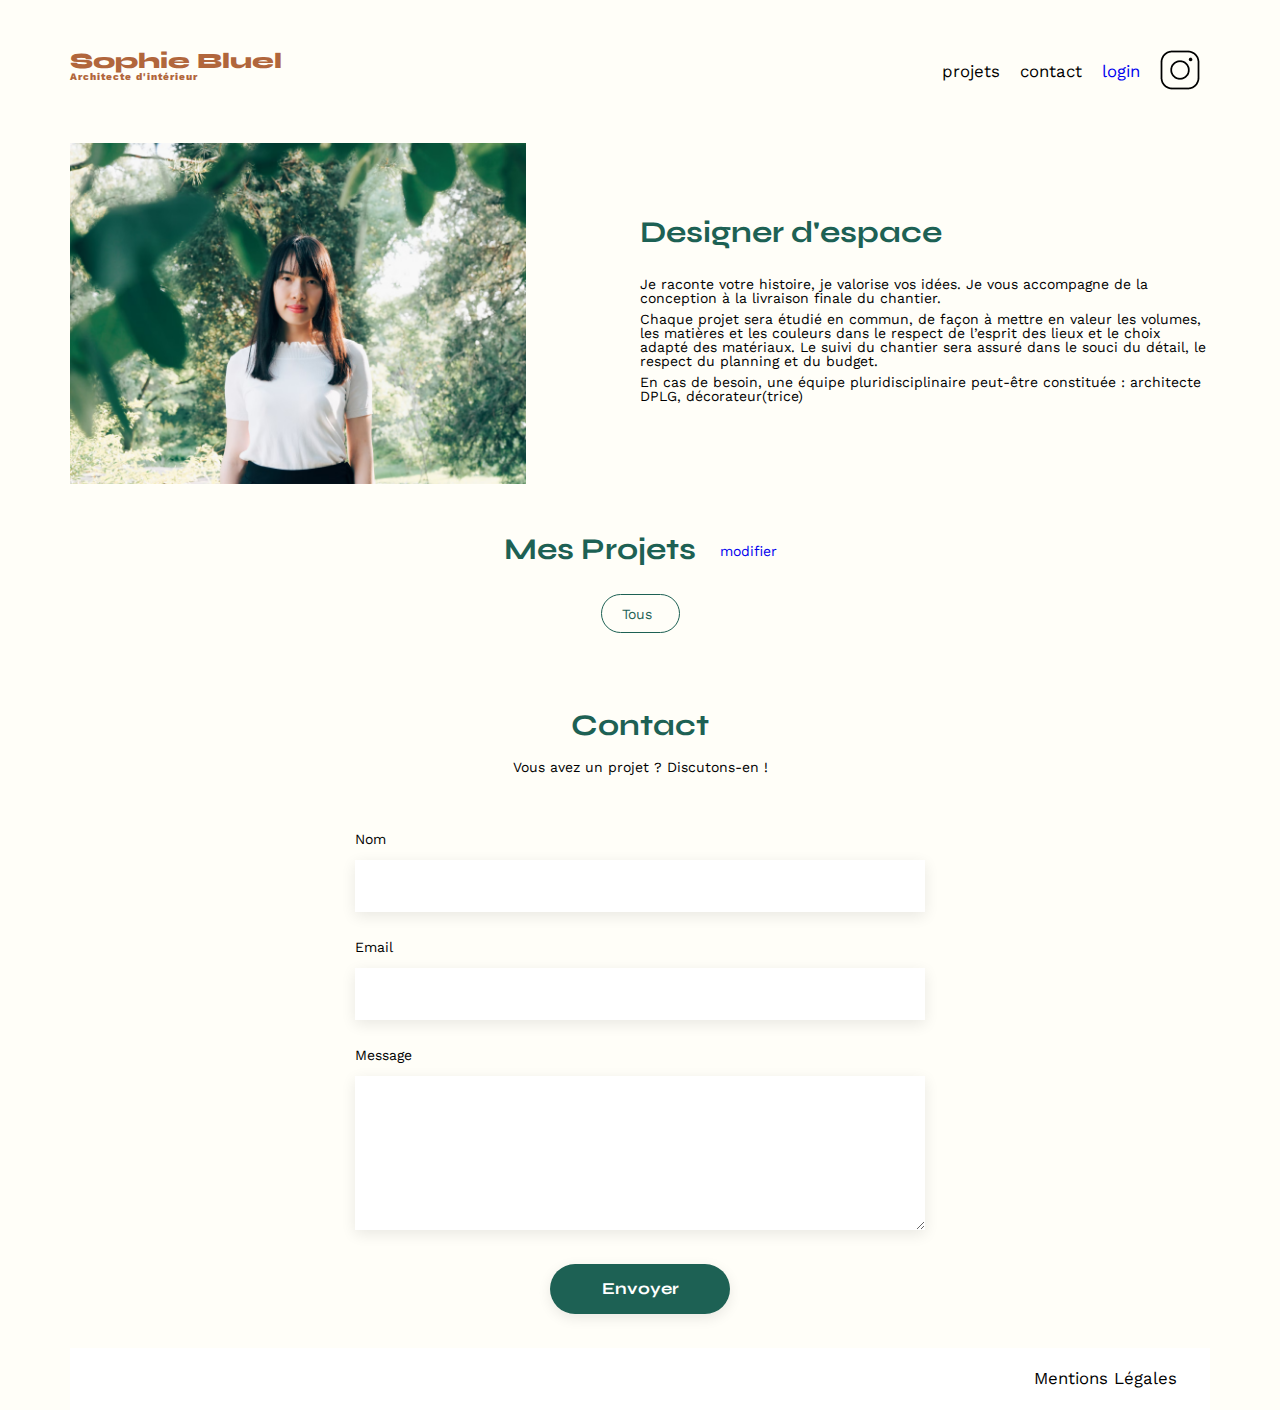
<file: FrontEnd/index.html>
<!DOCTYPE html>
<html lang="fr">
<head>
	<meta charset="UTF-8">
	<title>Sophie Bluel - Architecte d'intérieur</title>
	<meta name="viewport" content="width=device-width, initial-scale=1.0">
	<link rel="preconnect" href="https://fonts.googleapis.com">
	<link rel="preconnect" href="https://fonts.gstatic.com" crossorigin>
	<link href="https://fonts.googleapis.com/css2?family=Syne:wght@700;800&family=Work+Sans&display=swap" rel="stylesheet">
	<meta name="description" content="">
	<link rel="stylesheet" href="./assets/style.css">
	<script type="module" src="script.js"></script>

	<link rel="stylesheet" href="https://cdnjs.cloudflare.com/ajax/libs/font-awesome/6.2.1/css/all.min.css"
        integrity="sha512-MV7K8+y+gLIBoVD59lQIYicR65iaqukzvf/nwasF0nqhPay5w/9lJmVM2hMDcnK1OnMGCdVK+iQrJ7lzPJQd1w=="
        crossorigin="anonymous" referrerpolicy="no-referrer">

</head>
	<body>
		<header>
			<h1>Sophie Bluel <span>Architecte d'intérieur</span></h1>
			<nav>
				<ul>
					<li>projets</li>
					<li>contact</li>
					<li><a class="sans_lien" href="connexion.html">login</a></li>
					<li><img src="./assets/icons/instagram.png" alt="Instagram"></li>
				</ul>
			</nav>
		</header>
		<main>



			<section id="introduction">
				<figure>
					<img src="./assets/images/sophie-bluel.png" alt="">
				</figure>
				<article>
					<h2>Designer d'espace</h2>
					<p>Je raconte votre histoire, je valorise vos idées. Je vous accompagne de la conception à la livraison finale du chantier.</p>
					<p>Chaque projet sera étudié en commun, de façon à mettre en valeur les volumes, les matières et les couleurs dans le respect de l’esprit des lieux et le choix adapté des matériaux. Le suivi du chantier sera assuré dans le souci du détail, le respect du planning et du budget.</p>
					<p>En cas de besoin, une équipe pluridisciplinaire peut-être constituée : architecte DPLG, décorateur(trice)</p>
				</article>
			</section>

			<section id="portfolio">
				

				<div class="center_projets">
					<h2>Mes Projets</h2>

					<div class="modal-container">

						<div class="overlay modal-trigger"></div>

						<div class="modal" id="photoGallery">
							<button class="close-modal modal-trigger" id="closeGalleryBtn">X</button>
							<h2>Galerie photo</h1>
							
							<div class="fig_flex">
								<figure class="position_poubelle">
									<img src="assets/images/abajour-tahina.png" alt="Abajour Tahina">
									<i class="fa-regular fa-trash-can" id="myIcon"></i>

									


								</figure> 
								
								<figure class="position_poubelle">
									<img src="assets/images/abajour-tahina.png" alt="Abajour Tahina">
									<i class="fa-regular fa-trash-can"></i>
								</figure> 

								<figure class="position_poubelle">
									<img src="assets/images/abajour-tahina.png" alt="Abajour Tahina">
									<i class="fa-regular fa-trash-can"></i>
								</figure> 

								<figure class="position_poubelle">
									<img src="assets/images/abajour-tahina.png" alt="Abajour Tahina">
									<i class="fa-regular fa-trash-can"></i>
								</figure> 

								<figure class="position_poubelle">
									<img src="assets/images/abajour-tahina.png" alt="Abajour Tahina">
									<i class="fa-regular fa-trash-can"></i>
								</figure> 

								<figure class="position_poubelle">
									<img src="assets/images/abajour-tahina.png" alt="Abajour Tahina">
									<i class="fa-regular fa-trash-can"></i>
								</figure> 

								<figure class="position_poubelle">
									<img src="assets/images/abajour-tahina.png" alt="Abajour Tahina">
									<i class="fa-regular fa-trash-can"></i>
								</figure> 

								<figure class="position_poubelle">
									<img src="assets/images/abajour-tahina.png" alt="Abajour Tahina">
									<i class="fa-regular fa-trash-can"></i>
								</figure> 

								<figure class="position_poubelle">
									<img src="assets/images/abajour-tahina.png" alt="Abajour Tahina">
									<i class="fa-regular fa-trash-can"></i>
								</figure> 

								<figure class="position_poubelle">
									<img src="assets/images/abajour-tahina.png" alt="Abajour Tahina">
									<i class="fa-regular fa-trash-can"></i>
								</figure> 

								<figure class="position_poubelle">
									<img src="assets/images/abajour-tahina.png" alt="Abajour Tahina">
									<i class="fa-regular fa-trash-can"></i>
								</figure> 

								
							</div>
							<HR>
					
								<button class="add_btn">Ajouter une photo</button>
						</div>
					</div>



					<a class="modal-btn modal-trigger" href="#"><i class="fa-solid fa-pen-to-square"></i>modifier</a>
					
				</div>
				






				<div class="cat">

					<a href="#">Tous</a>
				<!-- 
					<a a href="#">Objets</a>
					
					<a a href="#">Appartements</a>

					<a a href="#">Hotels & restaurants</a> -->
				</div>

				<div class="gallery">
					<!-- <figure>
						<img src="assets/images/abajour-tahina.png" alt="Abajour Tahina">
						<figcaption>Abajour Tahina</figcaption>
					</figure> -->
				</div>

			</section>
			<section id="contact">
				<h2>Contact</h2>
				<p>Vous avez un projet ? Discutons-en !</p>
				<form action="#" method="post">
					<label for="name">Nom</label>
					<input type="text" name="name" id="name">
					<label for="email">Email</label>
					<input type="email" name="email" id="email">
					<label for="message">Message</label>
					<textarea name="message" id="message" cols="30" rows="10"></textarea>
					<input type="submit" value="Envoyer">
				</form>
			</section>

			
		</main>



		<footer>
			<nav>
				<ul>
					<li>Mentions Légales</li>
				</ul>
			</nav>
		</footer>
	</body>
</html>
</file>
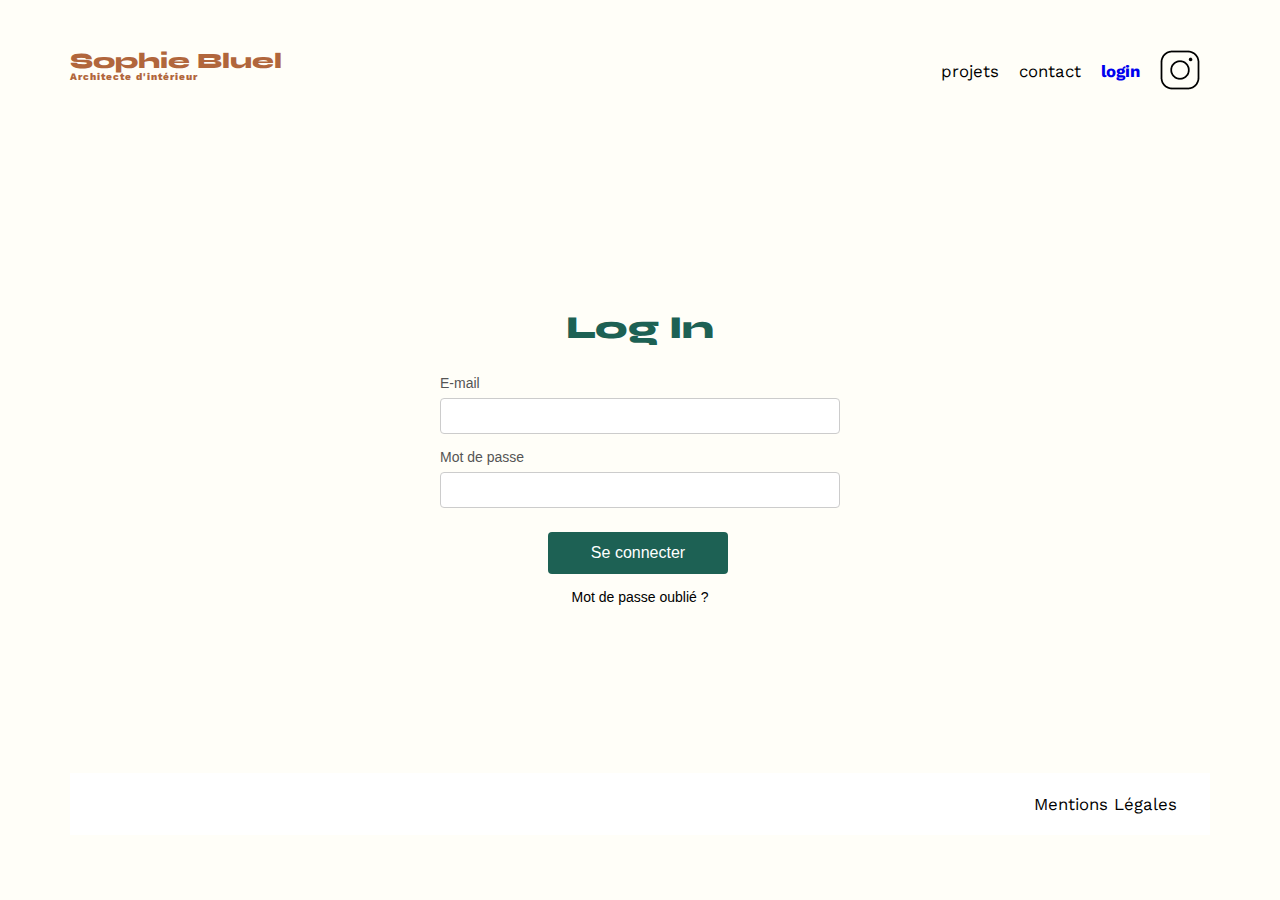
<file: FrontEnd/connexion.html>
<!DOCTYPE html>
<html lang="en">
<head>
    <meta charset="UTF-8">
	<title>Sophie Bluel - connexion</title>
	<meta name="viewport" content="width=device-width, initial-scale=1.0">
	<link rel="preconnect" href="https://fonts.googleapis.com">
	<link rel="preconnect" href="https://fonts.gstatic.com" crossorigin>
	<link href="https://fonts.googleapis.com/css2?family=Syne:wght@700;800&family=Work+Sans&display=swap" rel="stylesheet">
	<meta name="description" content="">
	<link rel="stylesheet" href="./assets/style.css">
	<script type="module" src="script.js"></script>
</head>
<body>
    <header>
        <h1>Sophie Bluel <span>Architecte d'intérieur</span></h1>
        <nav>
            <ul>
                <li>projets</li>
                <li>contact</li>
                <li><a class="link" href="connexion.html">login</a></li>
                <li><a href="index.html"><img src="./assets/icons/instagram.png" alt="Instagram"></a></li>
            </ul>
        </nav>
    </header>


    <main class="login_center">
        <div class="login-container">
            <div class="login-header">
                <!-- Vous pouvez remplacer ceci par un logo en utilisant <img src="votre_logo.png" alt="Logo"> -->
                <h1>Log In</h1>
            </div>
            <form class="login-form" id="loginForm">
                <label for="email">E-mail</label>
                <input type="email" id="email" name="email" required>
                
                <label for="password">Mot de passe</label>
                <input type="password" id="password" name="password" required>
                
                <button type="submit">Se connecter</button>
                
                <a href="#" class="forgot-password">Mot de passe oublié ?</a>
            </form>
            <div id="message"></div>
        </div>


    </main>

    <footer>
        <nav>
            <ul>
                <li>Mentions Légales</li>
            </ul>
        </nav>
    </footer>
</body>
</html>
</file>
<file: FrontEnd/assets/style.css>
/* http://meyerweb.com/eric/tools/css/reset/
   v2.0 | 20110126
   License: none (public domain)
*/

html, body, div, span, applet, object, iframe,
h1, h2, h3, h4, h5, h6, p, blockquote, pre,
a, abbr, acronym, address, big, cite, code,
del, dfn, em, img, ins, kbd, q, s, samp,
small, strike, strong, sub, sup, tt, var,
b, u, i, center,
dl, dt, dd, ol, ul, li,
fieldset, form, label, legend,
table, caption, tbody, tfoot, thead, tr, th, td,
article, aside, canvas, details, embed,
figure, figcaption, footer, header, hgroup,
menu, nav, output, ruby, section, summary,
time, mark, audio, video {
	margin: 0;
	padding: 0;
	border: 0;
	font-size: 100%;
	font: inherit;
	vertical-align: baseline;
}
/* HTML5 display-role reset for older browsers */
article, aside, details, figcaption, figure,
footer, header, hgroup, menu, nav, section {
	display: block;
}
body {
	line-height: 1;
}
ol, ul {
	list-style: none;
}
blockquote, q {
	quotes: none;
}
blockquote:before, blockquote:after,
q:before, q:after {
	content: '';
	content: none;
}
table {
	border-collapse: collapse;
	border-spacing: 0;
}
/** end reset css**/
body {
	max-width: 1140px;
	margin:auto;
	font-family: 'Work Sans' ;
	font-size: 14px;
	background-color: #FFFEF8;
}
header {
	display: flex;
	justify-content: space-between;
	margin: 50px 0
}
section {
	margin: 50px 0
}

h1{
	display: flex;
	flex-direction: column;
	font-family: 'Syne';
	font-size: 22px;
	font-weight: 800;
	color: #B1663C
}

h1 > span {
	font-family: 'Work Sans';
	font-size:10px;
	letter-spacing: 0.1em;
;
}

h2{
	font-family: 'Syne';
	font-weight: 700;
	font-size: 30px;
	color: #1D6154
}
nav ul {
	display: flex;
	align-items: center;
	list-style-type: none;

}
nav li {
	padding: 0 10px;
	font-size: 1.2em;
}

li:hover {
	color: #B1663C;
}

#introduction {
	display: flex;
	align-items: center;
}
#introduction figure {
	flex: 1
}
#introduction img {
	display: block;
	/* margin: auto; */
	width: 80%;
}

#introduction article {
	flex: 1
}
#introduction h2 {
	margin-bottom: 1em;
}

#introduction p {
	margin-bottom: 0.5em;
}
#portfolio h2 {
	text-align: center;
	margin-bottom: 1em;
}
.gallery {
	width: 100%;
	display: grid;
	grid-template-columns: 1fr 1fr 1fr;
	grid-column-gap: 20px;
	grid-row-gap: 20px;
}

.gallery img {
	width: 100%;

}
#contact {
	width: 50%;
margin: auto;
}
#contact > * {
	text-align: center;

}
#contact h2{
	margin-bottom: 20px;
}
#contact form {
	text-align: left;
	margin-top:30px;
	display: flex;
	flex-direction: column;
}

#contact input {
	height: 50px;
	font-size: 1.2em;
	border: none;
	box-shadow: 0px 4px 14px rgba(0, 0, 0, 0.09);
}
#contact label {
	margin: 2em 0 1em 0;
}
#contact textarea {
	border: none;
	box-shadow: 0px 4px 14px rgba(0, 0, 0, 0.09);
}

input[type="submit"]{
	font-family: 'Syne';
	font-weight: 700;
	color: white;
	background-color: #1D6154;
	margin : 2em auto ;
	width: 180px;
	text-align: center;
	border-radius: 60px ;
}

footer nav ul {
	display: flex;
	justify-content: flex-end;
	padding-top: 2%;
  	padding-bottom: 2%;
  	padding-right: 2%;
	background-color: white;

}


.cat{
	display: flex;
	justify-content: center;
	margin-bottom: 2em;
	height: 38px;
}

.cat a{
	display: flex;
	align-items: center;
	height: 37px;
	border-radius: 60px;
	border: 1px #1D6154 solid;
	margin-left: 5px;
	margin-right: 5px;
	padding-left: 20px;
	padding-right: 20px;

	min-width: 37px;
	text-decoration: none;
	color: #1D6154;
}


.cat a:hover{
	background-color: #1D6154;
	color: white;
}





/* ici pour le formulaire */

.login_center{
	font-family: Arial, sans-serif;
    background-color: #FFFEF8;
    display: flex;
    justify-content: center;
    align-items: center;
    height: 70vh;
    margin: 0;
}

.login-container {
    background-color: #FFFEF8;
    padding: 2rem;
    /* box-shadow: 0 0 10px rgba(0, 0, 0, 0.1); */
    border-radius: 8px;
    width: 100%;
    max-width: 400px;
    text-align: center;
}

.login-header h1 {
    margin: 0;
    font-size: 2rem;
    color: #1D6154;
}

.login-form {
    display: flex;
    flex-direction: column;
    margin-top: 1rem;
}

.login-form label {
    margin-top: 1rem;
    text-align: left;
    color: #555;
}

.login-form input {
    padding: 0.5rem;
    margin-top: 0.5rem;
    border: 1px solid #ccc;
    border-radius: 4px;
    font-size: 1rem;
}

.login-form button {
    margin-top: 1.5rem;
    padding: 0.75rem;
    border: none;
    border-radius: 4px;
    background-color: #1D6154;
    color: #ffffff;
    font-size: 1rem;
    cursor: pointer;
	width: 45%;
	margin-left: 27%;
}

.login-form button:hover {
    background-color: #0E2F28;
}

.forgot-password {
    margin-top: 1rem;
    color: black;
    text-decoration: none;
    font-size: 0.875rem;
}

.forgot-password:hover {
    text-decoration: underline;
}



.link{
	text-decoration: none;
  	font-weight: bold;
}
.link:hover{
	color: #B1663C;
}

.link:visited {
    color: inherit;
}

.sans_lien{
	text-decoration: none;
}

.sans_lien:visited{
	color: inherit;
}


.center_projets {
	display: flex;
	justify-content: center;
}


.modal-btn {
	margin-left: 1em;
	padding-top: 10px;
	text-decoration: none;

}

.modal-container { 
	display: none;
	position: fixed;
	top: 0;
	width: 100vw;
	height: 100vh;
}

.modal-container.active{
	display: block;
}

.overlay {
	position: absolute;
	width: 100%;
	height: 100%;
	background: #333333d3;
}


.modal {
	width: 95%;
	max-width: 500px;
	min-width: 300px;
	padding: 30px;
	background: #fff;
	border-radius: 5px;
	position: absolute;
	top: 50%;
	left: 50%;
	transform:  translate(-50%, -50%);
}

.modal figure img{
	height: 104.08px;
  	width: 78.12px;
}

.fig_flex{
	display: flex;
	flex-wrap: wrap;
	gap: 1.5em;
	margin-bottom: 10%;
}


.add_btn{
	width: 237px;
	height: 36px;
	border-radius: 60px;
	background: #1D6154;
	color: #FFF;
}


.close-modal {
	padding: 8px 10px;
	border: none;
	border-radius: 5px;
	font-size: 18px;
	position: absolute;
	top: 10px;
	right: 10px;
	cursor: pointer;
	background: #ff365E;
	color: #fff;
}



.modal-btn:visited{
	color: inherit;
}


.fa-solid{
	margin-right: 10px;
}

hr{
	margin-bottom: 10%;
	color: #B3B3B3;
}


.position_poubelle{
    position: relative;
    display: inline-block;
    
}

.position_poubelle i{
	position: absolute;
    top: 5px; /* Ajustez selon vos besoins */
    right: 5px; /* Ajustez selon vos besoins */
    font-size: 17px; /* Taille de l'icône */
    color: black; /* Couleur de l'icône */
    cursor: pointer;
}
</file>
